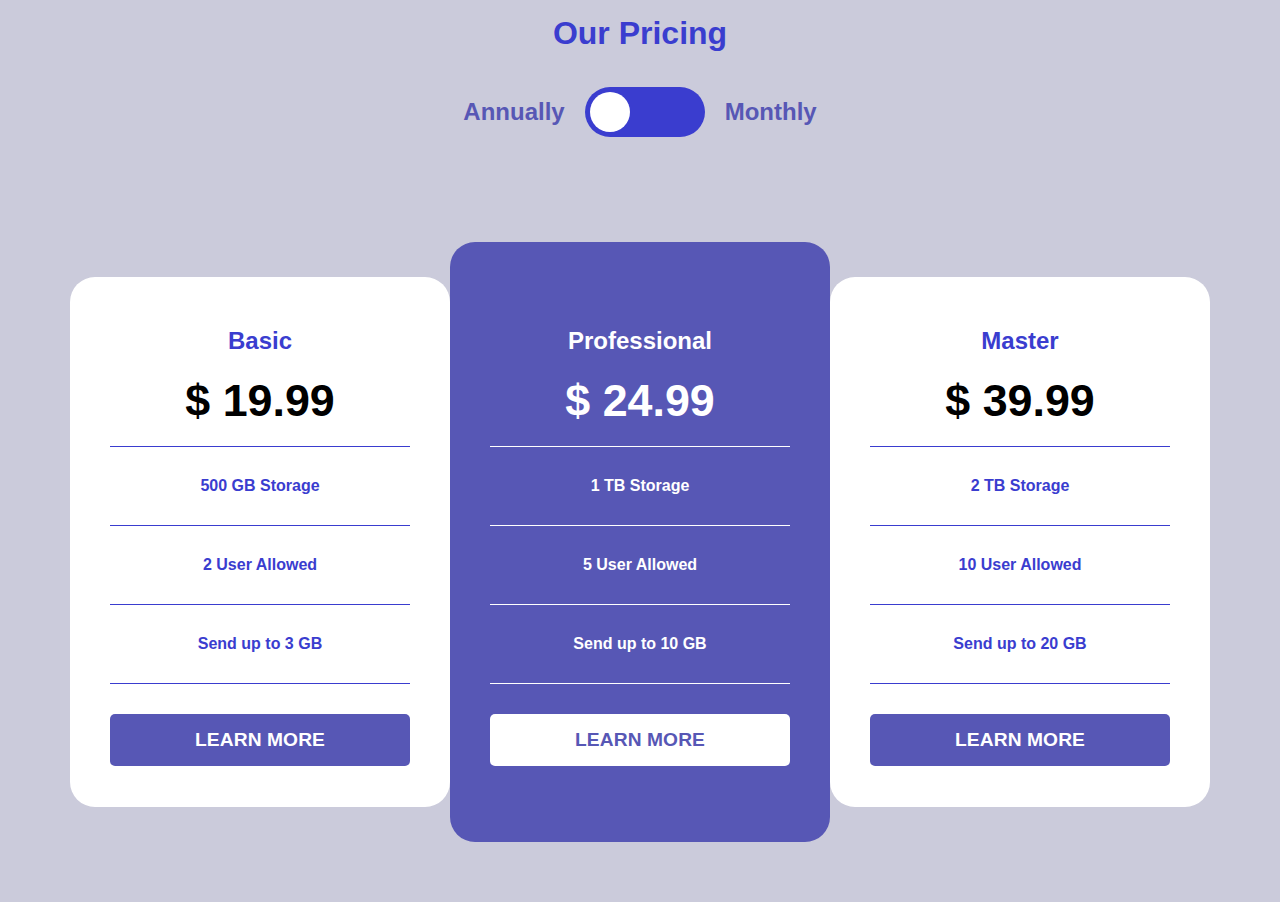
<file: index.html>
<!DOCTYPE html>
<html lang="en">
<head>
    <meta charset="UTF-8">
    <meta name="viewport" content="width=device-width, initial-scale=1.0">
    <link rel="stylesheet" href="style.css">
    <title>Pricing</title>
</head>
<body>
    <div class="h1">
        <h1>Our Pricing</h1>
    </div>
    <div class="head">
        <h2>Annually</h2>
        <input type="checkbox" id="switch" /><label for="switch">Toggle</label>
        <h2>Monthly</h2>
    </div>
    
    <div class="price-container">
        <div class="price-items" id="card1">
            <h3>Basic</h3>
            <p class="price-tag"> $ 19.99</p>
            <li>500 GB Storage</li>
            <li>2 User Allowed</li>
            <li>Send up to 3 GB</li>
            <button class="bttn">LEARN MORE</button>
        </div>
        <div class="price-items" id="card2">
            <h3>Professional</h3>
            <p class="price-tag">$ 24.99</p>
            <li>1 TB Storage</li>
            <li>5 User Allowed</li>
            <li>Send up to 10 GB</li>
            <button class="bttn" id="pro">LEARN MORE</button>
        </div>
        <div class="price-items" id="card3">
            <h3>Master</h3>
            <p class="price-tag">$ 39.99</p>
            <li>2 TB Storage</li>
            <li>10 User Allowed</li>
            <li>Send up to 20 GB</li>
            <button class="bttn">LEARN MORE</button>
        </div>
    </div>
</body>
</html>
</file>
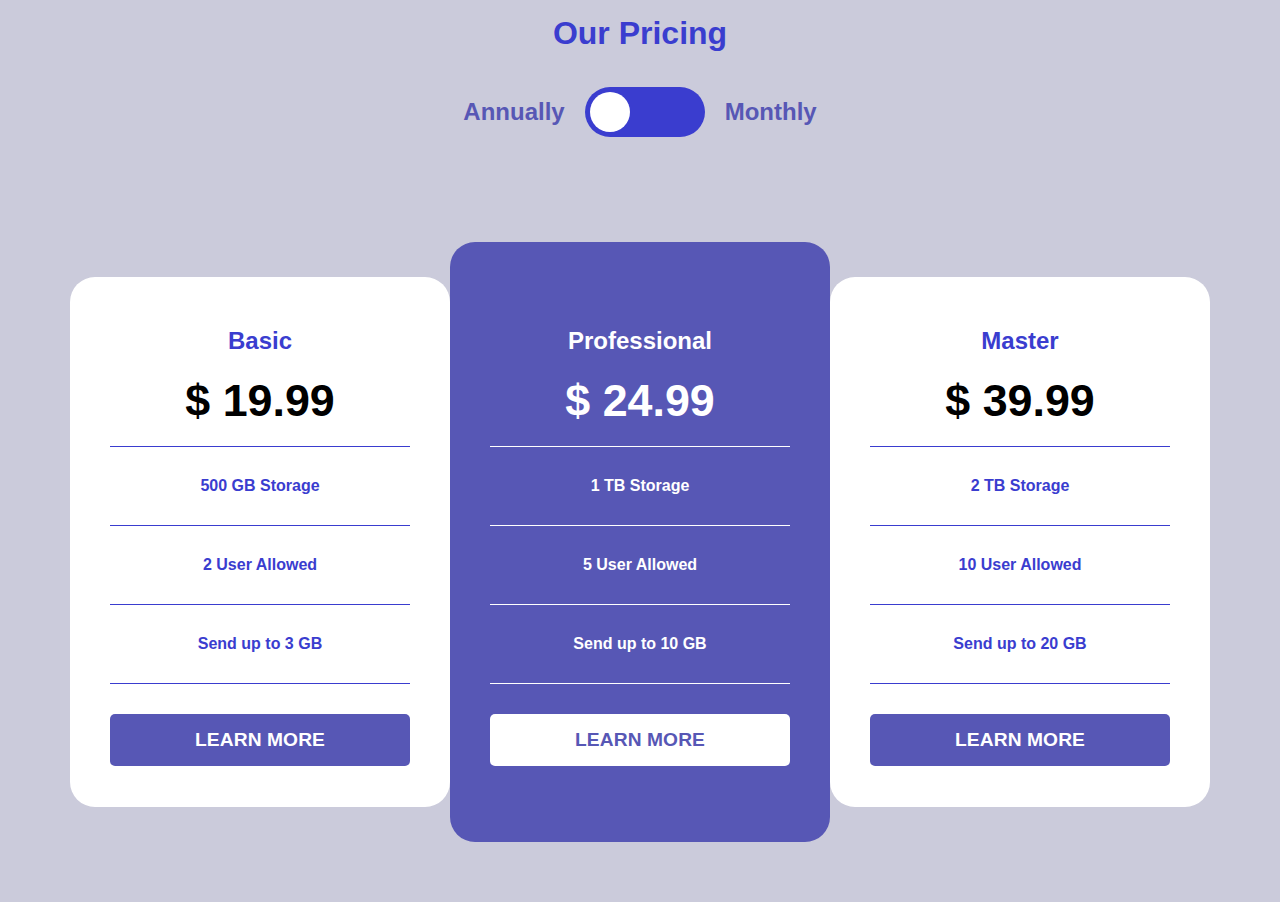
<file: Pricing.html>
<!DOCTYPE html>
<html lang="en">
<head>
    <meta charset="UTF-8">
    <meta name="viewport" content="width=device-width, initial-scale=1.0">
    <link rel="stylesheet" href="Pricing.css">
    <title>Pricing</title>
</head>
<body>
    <div class="h1">
        <h1>Our Pricing</h1>
    </div>
    <div class="head">
        <h2>Annually</h2>
        <input type="checkbox" id="switch" /><label for="switch">Toggle</label>
        <h2>Monthly</h2>
    </div>
    
    <div class="price-container">
        <div class="price-items" id="card1">
            <h3>Basic</h3>
            <p class="price-tag"> $ 19.99</p>
            <li>500 GB Storage</li>
            <li>2 User Allowed</li>
            <li>Send up to 3 GB</li>
            <button class="bttn">LEARN MORE</button>
        </div>
        <div class="price-items" id="card2">
            <h3>Professional</h3>
            <p class="price-tag">$ 24.99</p>
            <li>1 TB Storage</li>
            <li>5 User Allowed</li>
            <li>Send up to 10 GB</li>
            <button class="bttn" id="pro">LEARN MORE</button>
        </div>
        <div class="price-items" id="card3">
            <h3>Master</h3>
            <p class="price-tag">$ 39.99</p>
            <li>2 TB Storage</li>
            <li>10 User Allowed</li>
            <li>Send up to 20 GB</li>
            <button class="bttn">LEARN MORE</button>
        </div>
    </div>
</body>
</html>
</file>
<file: style.css>
:root {
    --card-color1: #5757b5;
    --color-text: #3a3dcf;
    --card-color2: #ffff;
    --bg-color: #cbcbdb;
    font-family: Verdana, Geneva, Tahoma, sans-serif;
}

* {
    box-sizing: border-box;
    padding: 0;
    margin: 0;
}

body {
    display: block;
    justify-self: center;
    /* height: 100%; */
    width: 100%;
    margin: 5px;
    background-color: var(--bg-color);
}

.h1 {
    display: flex;
    justify-content: center;
    padding: 10px;
    color: var(--color-text);
}

.head {
    display: flex;
    flex-direction: row;
    align-items: center;
    justify-content: center;
    height: 100px;
    margin-bottom: 30px;
    color: var(--card-color1);
}

h2 {
    margin: 20px;
}

/* toggle switch */

input[type=checkbox]{
    height: 0;
    width: 0;
    visibility: hidden;
  }
  
  label {
    cursor: pointer;
    text-indent: -9999px;
    width: 120px;
    height: 50px;
    background: var(--color-text);
    display: block;
    border-radius: 100px;
    position: relative;
  }
  
  label:after {
    content: '';
    position: absolute;
    top: 5px;
    left: 5px;
    width: 40px;
    height: 40px;
    background: #fff;
    border-radius: 90px;
    transition: 0.3s;
  }
  
  input:checked + label {
    background: var(--card-color1);
  }
  
  input:checked + label:after {
    left: calc(100% - 5px);
    transform: translateX(-100%);
  }
  
  label:active:after {
    width: 40px;
  }

  /* price container */
  .price-container {
    display: flex;
    flex-direction: row;
    flex-wrap: nowrap;
    justify-content: center;
    align-items: stretch;
    align-content: stretch;
    padding: 50px 0 50px 0;
    margin: 10px;
    /* height: auto; */
  }

  li {
    padding: 30px;
    font-weight: bold;
    /* text-align: center; */
  }

  .price-items:nth-child(odd) {
    display: block;
    flex-grow: 0;
    flex-shrink: 1;
    flex-basis: auto;
    align-self: center;
    order: 0;
    background-color: var(--card-color2);
    color: var(--color-text);
  }

  .price-items:nth-child(odd) > li{
    border-bottom: 1px solid var(--color-text);
  }

  #card1 > p {
    border-bottom: 1px solid var(--color-text);
  }

  #card3 > p {
    border-bottom: 1px solid var(--color-text);
  }
  
  .price-items:nth-child(even) {
    display: block;
    flex-grow: 0;
    flex-shrink: 1;
    flex-basis: auto;
    align-self: auto;
    order: 0;
    height: 600px;
    padding-top: 55px;
    background-color: var(--card-color1);
  }

  .price-items:nth-child(even) > li{
    border-bottom: 1px solid var(--card-color2);
    color: var(--card-color2);
  }

  .price-items:nth-child(even)> P {
    color: var(--card-color2);
  }

  #card2 > p {
    border-bottom: 1px solid var(--card-color2);
  }

  #card2 >h3 {
    color: var(--card-color2);
  }

/* Price Items and buttons*/
  .price-items {
    width: 380px;
    height: 530px;
    border-radius: 25px;
    list-style: none;
    padding: 20px 40px 20px 40px;
    text-align: center;
  }

  .price-items > h3 {
    font-size: 1.5rem;
    margin: 30px 0 20px 0;
  }

  .price-items > p {
    font-size: 2.8rem;
    font-weight: bold;
    padding-bottom: 20px;
    color: black;
  }

  .bttn {
    margin-top: 30px;
    padding: 15px;
    width: 100%;
    font-size: 1.2rem;
    font-weight: bold;
    letter-spacing: 0.1px;
    background-color: var(--card-color1);
    /* background: linear-gradient(to right, #FFFFFF 0%, #3a3dcf 30%); */
    border: none;
    border-radius: 5px;
    color: var(--card-color2);
  }

  /* transitions */
  .bttn:hover {
    color: var(--card-color1);
    background-color: var(--card-color2);
    border: 1px solid var(--color-text);
  }

  #pro {
    color: var(--card-color1);
    background-color: var(--card-color2);
  }

  #pro:hover {
    color: var(--card-color2);
    background-color: var(--card-color1);
    border: 1px solid var(--card-color2);
  }

  #card3:hover {
    box-shadow: 5px 5px 15px -1px rgba(0,0,0,0.43);
  }
  #card2:hover {
    box-shadow: 1px 10px 15px -1px rgb(0,0,0,0.43);
  }
  #card1:hover {
    box-shadow: -5px 5px 15px -1px rgba(0,0,0,0.43);
  }
</file>
<file: Pricing.css>
:root {
    --card-color1: #5757b5;
    --color-text: #3a3dcf;
    --card-color2: #ffff;
    --bg-color: #cbcbdb;
    font-family: Verdana, Geneva, Tahoma, sans-serif;
}

* {
    box-sizing: border-box;
    padding: 0;
    margin: 0;
}

body {
    display: block;
    justify-self: center;
    /* height: 100%; */
    width: 100%;
    margin: 5px;
    background-color: var(--bg-color);
}

.h1 {
    display: flex;
    justify-content: center;
    padding: 10px;
    color: var(--color-text);
}

.head {
    display: flex;
    flex-direction: row;
    align-items: center;
    justify-content: center;
    height: 100px;
    margin-bottom: 30px;
    color: var(--card-color1);
}

h2 {
    margin: 20px;
}

/* toggle switch */

input[type=checkbox]{
    height: 0;
    width: 0;
    visibility: hidden;
  }
  
  label {
    cursor: pointer;
    text-indent: -9999px;
    width: 120px;
    height: 50px;
    background: var(--color-text);
    display: block;
    border-radius: 100px;
    position: relative;
  }
  
  label:after {
    content: '';
    position: absolute;
    top: 5px;
    left: 5px;
    width: 40px;
    height: 40px;
    background: #fff;
    border-radius: 90px;
    transition: 0.3s;
  }
  
  input:checked + label {
    background: var(--card-color1);
  }
  
  input:checked + label:after {
    left: calc(100% - 5px);
    transform: translateX(-100%);
  }
  
  label:active:after {
    width: 40px;
  }

  /* price container */
  .price-container {
    display: flex;
    flex-direction: row;
    flex-wrap: nowrap;
    justify-content: center;
    align-items: stretch;
    align-content: stretch;
    padding: 50px 0 50px 0;
    margin: 10px;
    /* height: auto; */
  }

  li {
    padding: 30px;
    font-weight: bold;
    /* text-align: center; */
  }

  .price-items:nth-child(odd) {
    display: block;
    flex-grow: 0;
    flex-shrink: 1;
    flex-basis: auto;
    align-self: center;
    order: 0;
    background-color: var(--card-color2);
    color: var(--color-text);
  }

  .price-items:nth-child(odd) > li{
    border-bottom: 1px solid var(--color-text);
  }

  #card1 > p {
    border-bottom: 1px solid var(--color-text);
  }

  #card3 > p {
    border-bottom: 1px solid var(--color-text);
  }
  
  .price-items:nth-child(even) {
    display: block;
    flex-grow: 0;
    flex-shrink: 1;
    flex-basis: auto;
    align-self: auto;
    order: 0;
    height: 600px;
    padding-top: 55px;
    background-color: var(--card-color1);
  }

  .price-items:nth-child(even) > li{
    border-bottom: 1px solid var(--card-color2);
    color: var(--card-color2);
  }

  .price-items:nth-child(even)> P {
    color: var(--card-color2);
  }

  #card2 > p {
    border-bottom: 1px solid var(--card-color2);
  }

  #card2 >h3 {
    color: var(--card-color2);
  }

/* Price Items and buttons*/
  .price-items {
    width: 380px;
    height: 530px;
    border-radius: 25px;
    list-style: none;
    padding: 20px 40px 20px 40px;
    text-align: center;
  }

  .price-items > h3 {
    font-size: 1.5rem;
    margin: 30px 0 20px 0;
  }

  .price-items > p {
    font-size: 2.8rem;
    font-weight: bold;
    padding-bottom: 20px;
    color: black;
  }

  .bttn {
    margin-top: 30px;
    padding: 15px;
    width: 100%;
    font-size: 1.2rem;
    font-weight: bold;
    letter-spacing: 0.1px;
    background-color: var(--card-color1);
    /* background: linear-gradient(to right, #FFFFFF 0%, #3a3dcf 30%); */
    border: none;
    border-radius: 5px;
    color: var(--card-color2);
  }

  /* transitions */
  .bttn:hover {
    color: var(--card-color1);
    background-color: var(--card-color2);
    border: 1px solid var(--color-text);
  }

  #pro {
    color: var(--card-color1);
    background-color: var(--card-color2);
  }

  #pro:hover {
    color: var(--card-color2);
    background-color: var(--card-color1);
    border: 1px solid var(--card-color2);
  }

  #card3:hover {
    box-shadow: 5px 5px 15px -1px rgba(0,0,0,0.43);
  }
  #card2:hover {
    box-shadow: 1px 10px 15px -1px rgb(0,0,0,0.43);
  }
  #card1:hover {
    box-shadow: -5px 5px 15px -1px rgba(0,0,0,0.43);
  }
</file>
